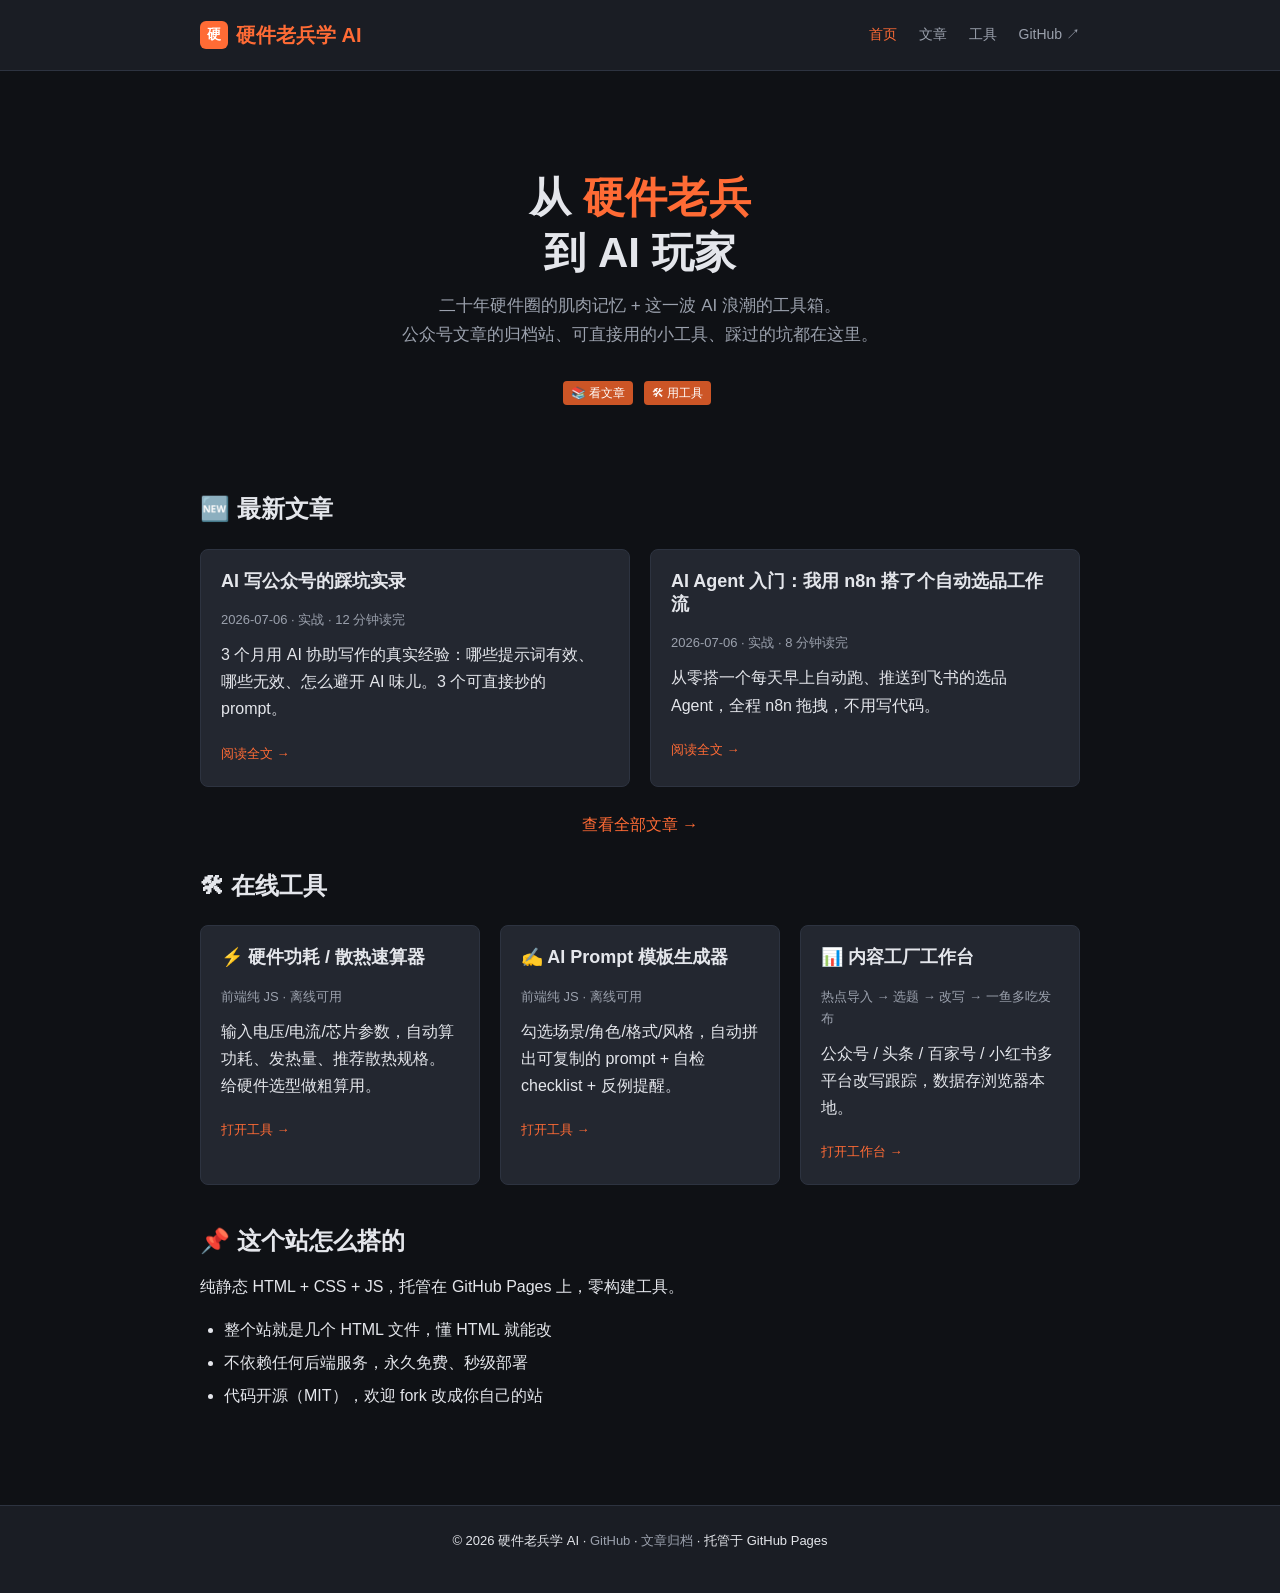
<file: docs/index.html>
<!DOCTYPE html>
<html lang="zh-CN">
<head>
<meta charset="UTF-8">
<meta name="viewport" content="width=device-width, initial-scale=1.0">
<title>硬件老兵学 AI · 个人站</title>
<meta name="description" content="硬件老兵学 AI — 二十年硬件人转型 AI 的实战记录、工具集与思考。">
<link rel="stylesheet" href="css/style.css">
</head>
<body>

<header class="site-header">
  <div class="container">
    <a href="index.html" class="brand">
      <span class="brand-mark">硬</span>
      硬件老兵学 AI
    </a>
    <nav class="nav-links">
      <a href="index.html" class="active">首页</a>
      <a href="articles/list.html">文章</a>
      <a href="tools/power-calc.html">工具</a>
      <a href="https://github.com/" target="_blank">GitHub ↗</a>
    </nav>
  </div>
</header>

<main>
  <div class="container">

    <section class="hero">
      <h1>从 <span class="accent">硬件老兵</span><br>到 AI 玩家</h1>
      <p class="subtitle">
        二十年硬件圈的肌肉记忆 + 这一波 AI 浪潮的工具箱。<br>
        公众号文章的归档站、可直接用的小工具、踩过的坑都在这里。
      </p>
      <p>
        <a href="articles/list.html" class="tag accent">📚 看文章</a>
        <a href="tools/power-calc.html" class="tag accent">🛠 用工具</a>
      </p>
    </section>

    <section>
      <h2>🆕 最新文章</h2>
      <div class="grid grid-2">
        <a href="articles/2026-07-06-ai-writing.html" class="card">
          <h3>AI 写公众号的踩坑实录</h3>
          <p class="meta">2026-07-06 · 实战 · 12 分钟读完</p>
          <p>3 个月用 AI 协助写作的真实经验：哪些提示词有效、哪些无效、怎么避开 AI 味儿。3 个可直接抄的 prompt。</p>
          <span class="arrow">阅读全文 →</span>
        </a>
        <a href="articles/2026-07-06-ai-agent.html" class="card">
          <h3>AI Agent 入门：我用 n8n 搭了个自动选品工作流</h3>
          <p class="meta">2026-07-06 · 实战 · 8 分钟读完</p>
          <p>从零搭一个每天早上自动跑、推送到飞书的选品 Agent，全程 n8n 拖拽，不用写代码。</p>
          <span class="arrow">阅读全文 →</span>
        </a>
      </div>
      <p style="text-align: center; margin-top: 24px;">
        <a href="articles/list.html" style="color: var(--accent);">查看全部文章 →</a>
      </p>
    </section>

    <section>
      <h2>🛠 在线工具</h2>
      <div class="grid grid-2">
        <a href="tools/power-calc.html" class="card">
          <h3>⚡ 硬件功耗 / 散热速算器</h3>
          <p class="meta">前端纯 JS · 离线可用</p>
          <p>输入电压/电流/芯片参数，自动算功耗、发热量、推荐散热规格。给硬件选型做粗算用。</p>
          <span class="arrow">打开工具 →</span>
        </a>
        <a href="tools/prompt-gen.html" class="card">
          <h3>✍️ AI Prompt 模板生成器</h3>
          <p class="meta">前端纯 JS · 离线可用</p>
          <p>勾选场景/角色/格式/风格，自动拼出可复制的 prompt + 自检 checklist + 反例提醒。</p>
          <span class="arrow">打开工具 →</span>
        </a>
        <a href="/workbench/" class="card">
          <h3>📊 内容工厂工作台</h3>
          <p class="meta">热点导入 → 选题 → 改写 → 一鱼多吃发布</p>
          <p>公众号 / 头条 / 百家号 / 小红书多平台改写跟踪，数据存浏览器本地。</p>
          <span class="arrow">打开工作台 →</span>
        </a>
      </div>
    </section>

    <section style="margin-top: 40px;">
      <h2>📌 这个站怎么搭的</h2>
      <p>纯静态 HTML + CSS + JS，托管在 GitHub Pages 上，零构建工具。</p>
      <ul>
        <li>整个站就是几个 HTML 文件，懂 HTML 就能改</li>
        <li>不依赖任何后端服务，永久免费、秒级部署</li>
        <li>代码开源（MIT），欢迎 fork 改成你自己的站</li>
      </ul>
    </section>

  </div>
</main>

<footer class="site-footer">
  <div class="container">
    <p>
      © 2026 硬件老兵学 AI ·
      <a href="https://github.com/" target="_blank">GitHub</a> ·
      <a href="articles/list.html">文章归档</a> ·
      托管于 GitHub Pages
    </p>
  </div>
</footer>

</body>
</html>
</file>
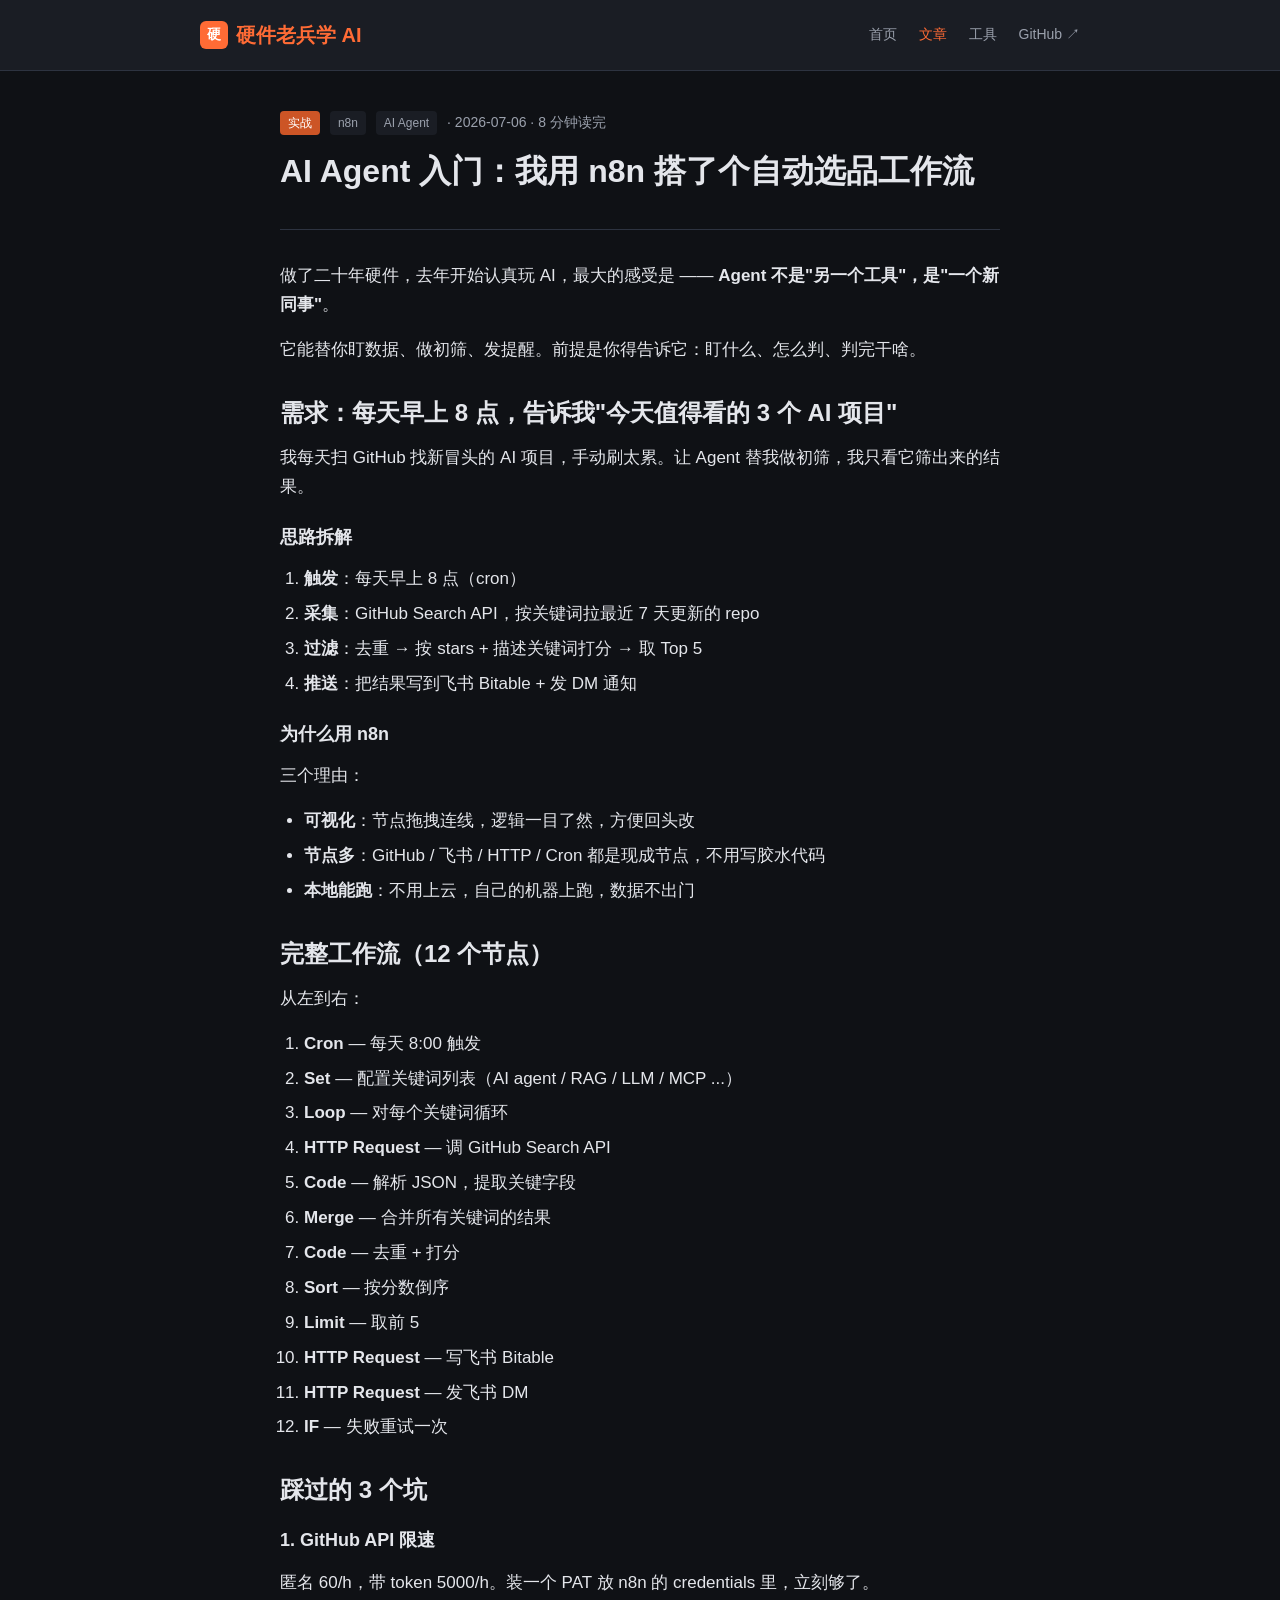
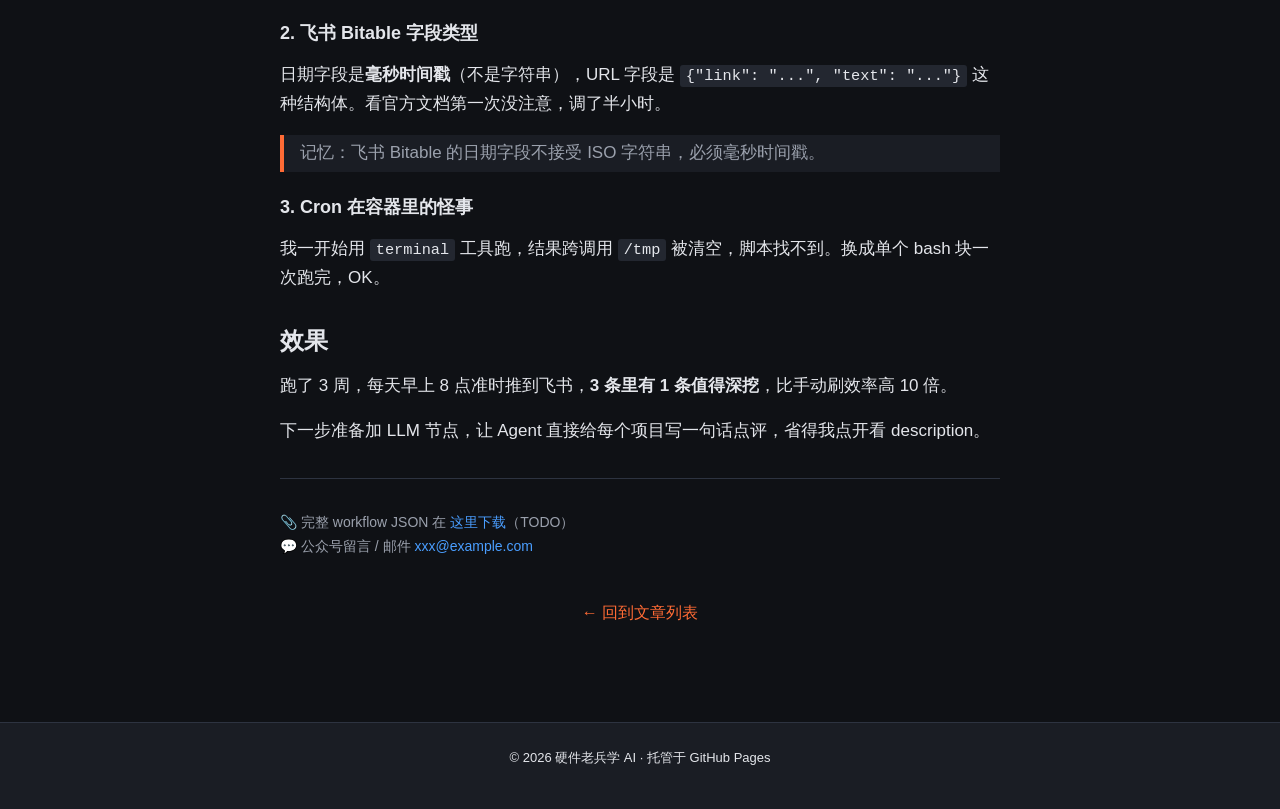
<file: docs/articles/2026-07-06-ai-agent.html>
<!DOCTYPE html>
<html lang="zh-CN">
<head>
<meta charset="UTF-8">
<meta name="viewport" content="width=device-width, initial-scale=1.0">
<title>AI Agent 入门：我用 n8n 搭了个自动选品工作流 · 硬件老兵学 AI</title>
<meta name="description" content="从零搭一个每天早上自动跑、推送到飞书的选品 Agent，全程 n8n 拖拽，不用写代码。">
<link rel="stylesheet" href="../css/style.css">
</head>
<body>

<header class="site-header">
  <div class="container">
    <a href="../index.html" class="brand">
      <span class="brand-mark">硬</span>
      硬件老兵学 AI
    </a>
    <nav class="nav-links">
      <a href="../index.html">首页</a>
      <a href="list.html" class="active">文章</a>
      <a href="../tools/power-calc.html">工具</a>
      <a href="https://github.com/" target="_blank">GitHub ↗</a>
    </nav>
  </div>
</header>

<main>
  <div class="container">

    <article class="article">
      <header>
        <p class="meta">
          <span class="tag accent">实战</span>
          <span class="tag">n8n</span>
          <span class="tag">AI Agent</span>
          · 2026-07-06 · 8 分钟读完
        </p>
        <h1>AI Agent 入门：我用 n8n 搭了个自动选品工作流</h1>
      </header>

      <div class="content">

        <p>做了二十年硬件，去年开始认真玩 AI，最大的感受是 —— <strong>Agent 不是"另一个工具"，是"一个新同事"</strong>。</p>

        <p>它能替你盯数据、做初筛、发提醒。前提是你得告诉它：盯什么、怎么判、判完干啥。</p>

        <h2>需求：每天早上 8 点，告诉我"今天值得看的 3 个 AI 项目"</h2>

        <p>我每天扫 GitHub 找新冒头的 AI 项目，手动刷太累。让 Agent 替我做初筛，我只看它筛出来的结果。</p>

        <h3>思路拆解</h3>
        <ol>
          <li><strong>触发</strong>：每天早上 8 点（cron）</li>
          <li><strong>采集</strong>：GitHub Search API，按关键词拉最近 7 天更新的 repo</li>
          <li><strong>过滤</strong>：去重 → 按 stars + 描述关键词打分 → 取 Top 5</li>
          <li><strong>推送</strong>：把结果写到飞书 Bitable + 发 DM 通知</li>
        </ol>

        <h3>为什么用 n8n</h3>
        <p>三个理由：</p>
        <ul>
          <li><strong>可视化</strong>：节点拖拽连线，逻辑一目了然，方便回头改</li>
          <li><strong>节点多</strong>：GitHub / 飞书 / HTTP / Cron 都是现成节点，不用写胶水代码</li>
          <li><strong>本地能跑</strong>：不用上云，自己的机器上跑，数据不出门</li>
        </ul>

        <h2>完整工作流（12 个节点）</h2>

        <p>从左到右：</p>
        <ol>
          <li><strong>Cron</strong> — 每天 8:00 触发</li>
          <li><strong>Set</strong> — 配置关键词列表（AI agent / RAG / LLM / MCP ...）</li>
          <li><strong>Loop</strong> — 对每个关键词循环</li>
          <li><strong>HTTP Request</strong> — 调 GitHub Search API</li>
          <li><strong>Code</strong> — 解析 JSON，提取关键字段</li>
          <li><strong>Merge</strong> — 合并所有关键词的结果</li>
          <li><strong>Code</strong> — 去重 + 打分</li>
          <li><strong>Sort</strong> — 按分数倒序</li>
          <li><strong>Limit</strong> — 取前 5</li>
          <li><strong>HTTP Request</strong> — 写飞书 Bitable</li>
          <li><strong>HTTP Request</strong> — 发飞书 DM</li>
          <li><strong>IF</strong> — 失败重试一次</li>
        </ol>

        <h2>踩过的 3 个坑</h2>

        <h3>1. GitHub API 限速</h3>
        <p>匿名 60/h，带 token 5000/h。装一个 PAT 放 n8n 的 credentials 里，立刻够了。</p>

        <h3>2. 飞书 Bitable 字段类型</h3>
        <p>日期字段是<strong>毫秒时间戳</strong>（不是字符串），URL 字段是 <code>{"link": "...", "text": "..."}</code> 这种结构体。看官方文档第一次没注意，调了半小时。</p>

        <blockquote>记忆：飞书 Bitable 的日期字段不接受 ISO 字符串，必须毫秒时间戳。</blockquote>

        <h3>3. Cron 在容器里的怪事</h3>
        <p>我一开始用 <code>terminal</code> 工具跑，结果跨调用 <code>/tmp</code> 被清空，脚本找不到。换成单个 bash 块一次跑完，OK。</p>

        <h2>效果</h2>

        <p>跑了 3 周，每天早上 8 点准时推到飞书，<strong>3 条里有 1 条值得深挖</strong>，比手动刷效率高 10 倍。</p>

        <p>下一步准备加 LLM 节点，让 Agent 直接给每个项目写一句话点评，省得我点开看 description。</p>

        <hr style="margin: 32px 0; border: none; border-top: 1px solid var(--border);">

        <p style="color: var(--text-dim); font-size: 14px;">
          📎 完整 workflow JSON 在 <a href="#">这里下载</a>（TODO）<br>
          💬 公众号留言 / 邮件 <a href="mailto:#">xxx@example.com</a>
        </p>

      </div>
    </article>

    <p style="text-align: center; margin-top: 40px;">
      <a href="list.html" style="color: var(--accent);">← 回到文章列表</a>
    </p>

  </div>
</main>

<footer class="site-footer">
  <div class="container">
    <p>© 2026 硬件老兵学 AI · 托管于 GitHub Pages</p>
  </div>
</footer>

</body>
</html>
</file>
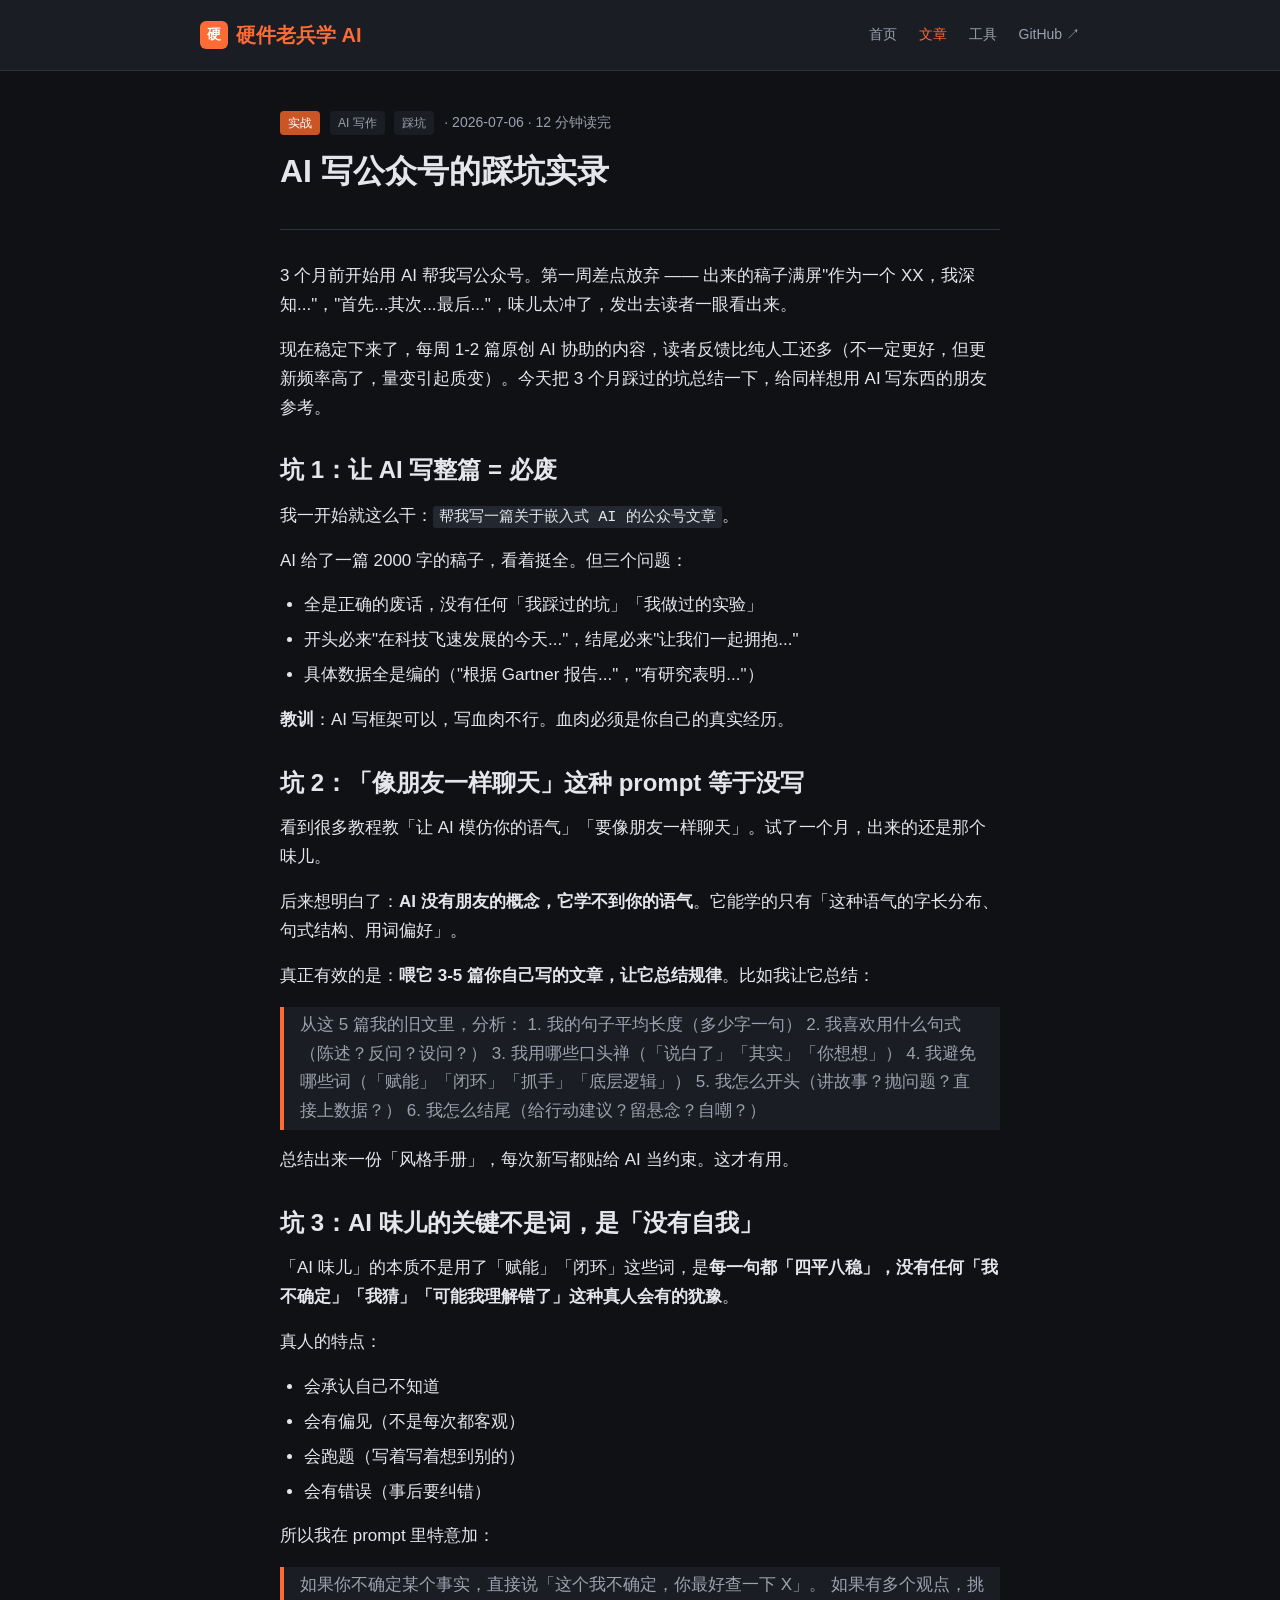
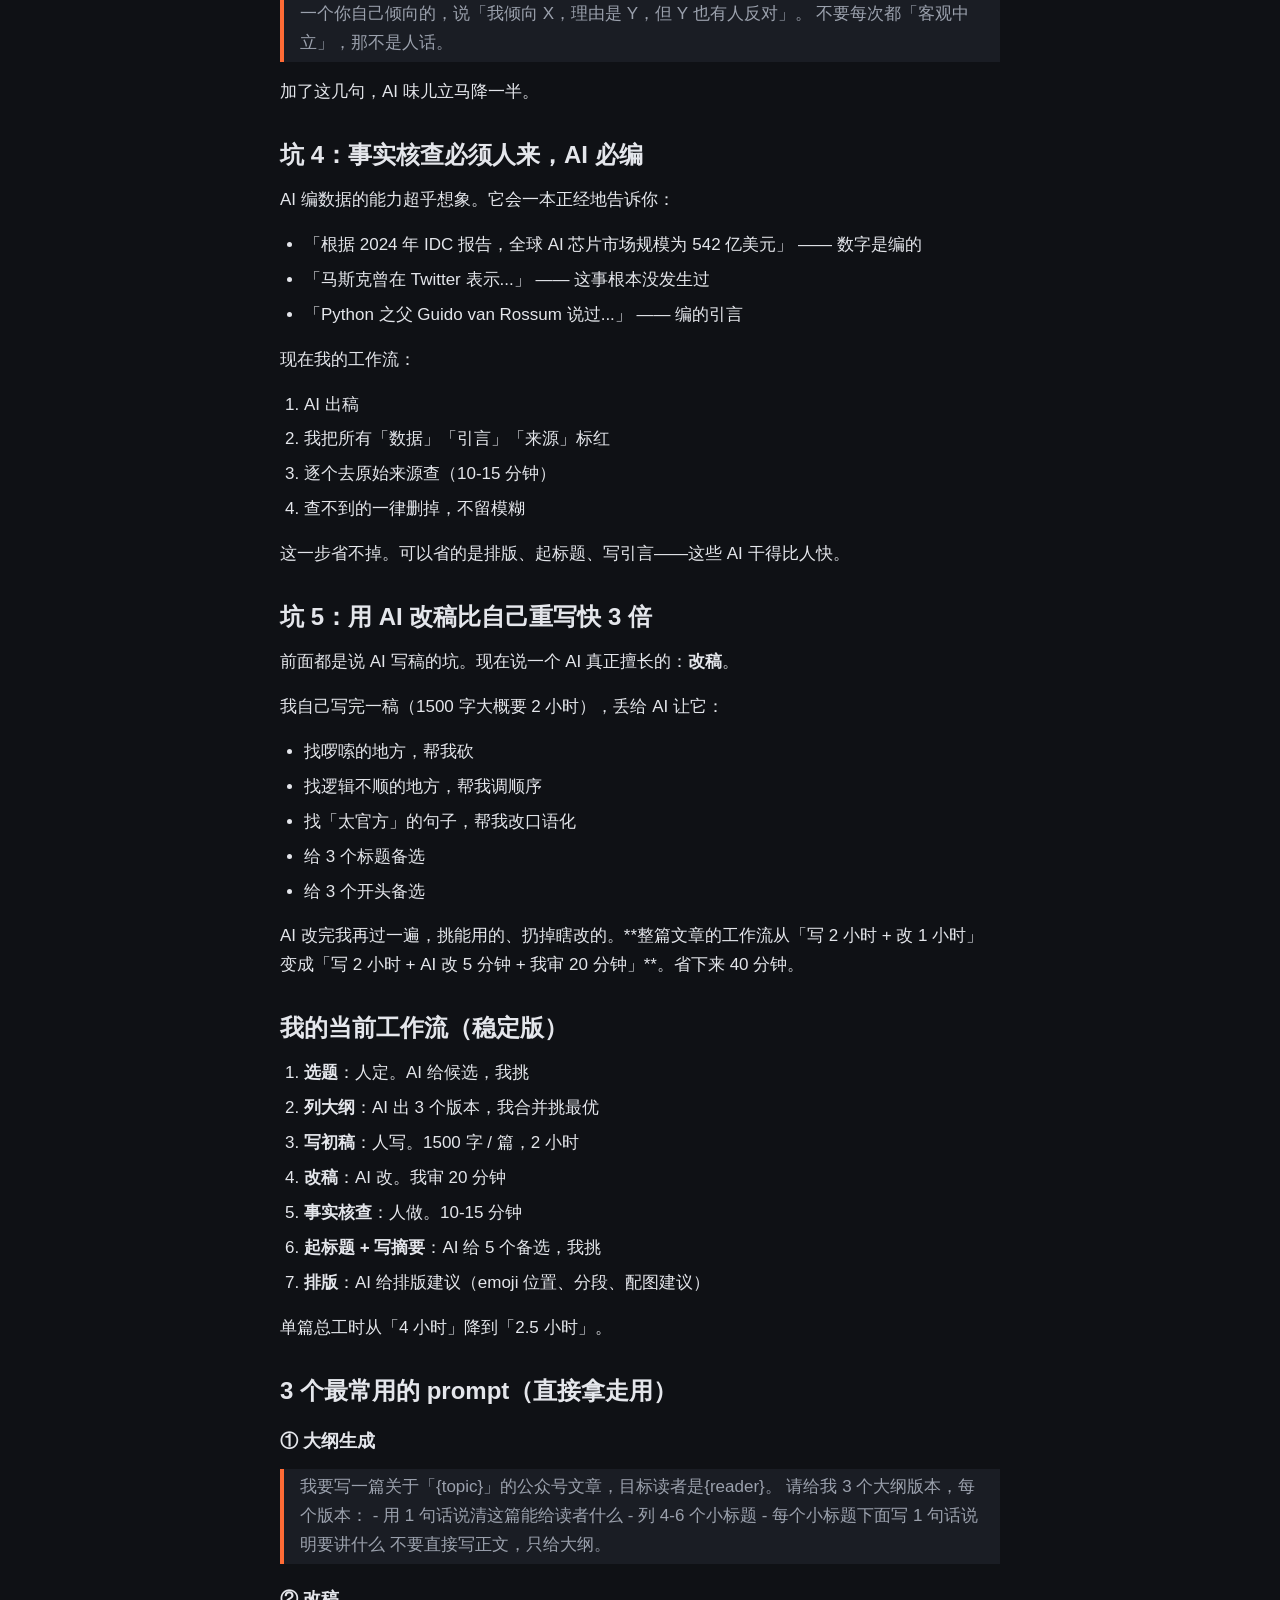
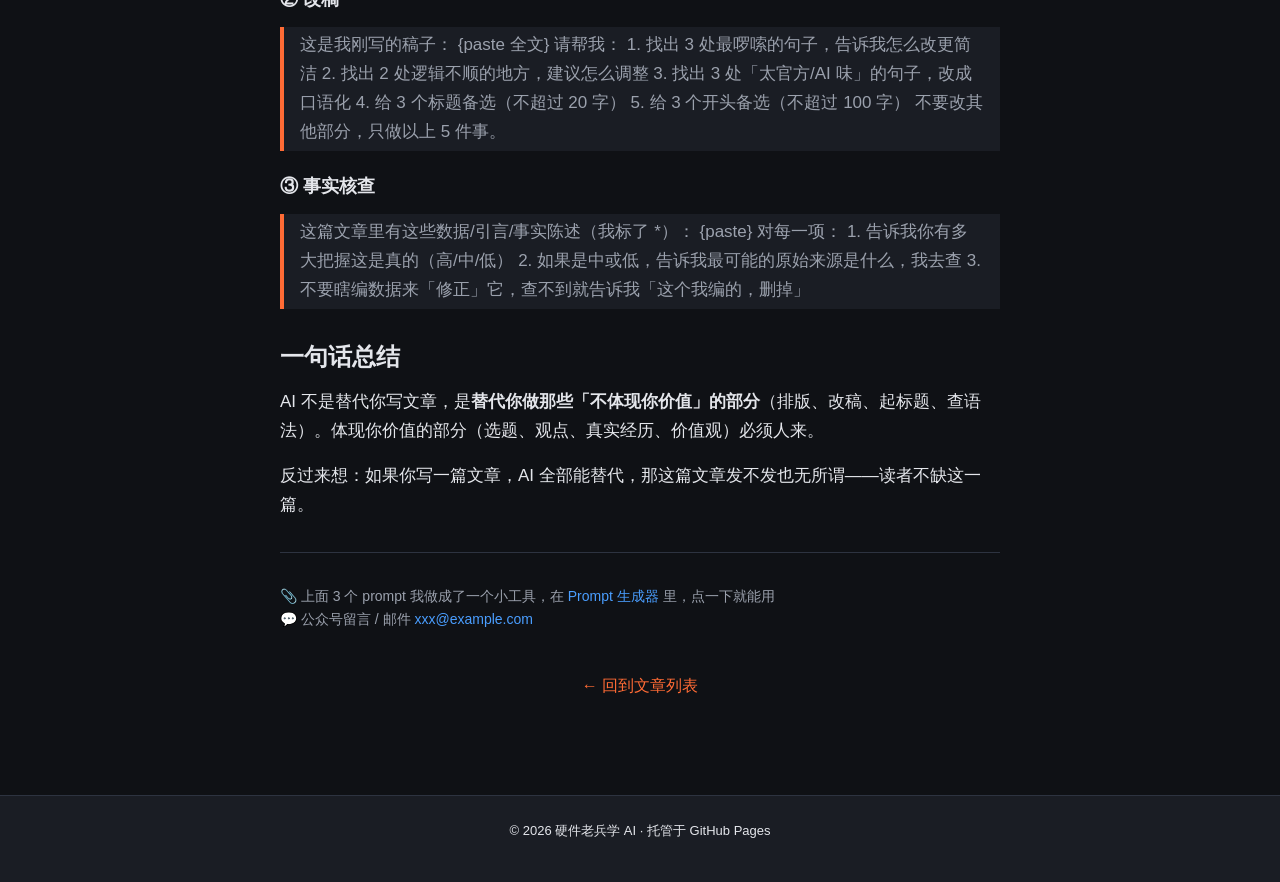
<file: docs/articles/2026-07-06-ai-writing.html>
<!DOCTYPE html>
<html lang="zh-CN">
<head>
<meta charset="UTF-8">
<meta name="viewport" content="width=device-width, initial-scale=1.0">
<title>AI 写公众号的踩坑实录 · 硬件老兵学 AI</title>
<meta name="description" content="3 个月用 AI 协助写作的真实经验：哪些提示词有效、哪些无效、怎么避开 AI 味儿。">
<link rel="stylesheet" href="../css/style.css">
</head>
<body>

<header class="site-header">
  <div class="container">
    <a href="../index.html" class="brand">
      <span class="brand-mark">硬</span>
      硬件老兵学 AI
    </a>
    <nav class="nav-links">
      <a href="../index.html">首页</a>
      <a href="list.html" class="active">文章</a>
      <a href="../tools/power-calc.html">工具</a>
      <a href="https://github.com/" target="_blank">GitHub ↗</a>
    </nav>
  </div>
</header>

<main>
  <div class="container">

    <article class="article">
      <header>
        <p class="meta">
          <span class="tag accent">实战</span>
          <span class="tag">AI 写作</span>
          <span class="tag">踩坑</span>
          · 2026-07-06 · 12 分钟读完
        </p>
        <h1>AI 写公众号的踩坑实录</h1>
      </header>

      <div class="content">

        <p>3 个月前开始用 AI 帮我写公众号。第一周差点放弃 —— 出来的稿子满屏"作为一个 XX，我深知..."，"首先...其次...最后..."，味儿太冲了，发出去读者一眼看出来。</p>

        <p>现在稳定下来了，每周 1-2 篇原创 AI 协助的内容，读者反馈比纯人工还多（不一定更好，但更新频率高了，量变引起质变）。今天把 3 个月踩过的坑总结一下，给同样想用 AI 写东西的朋友参考。</p>

        <h2>坑 1：让 AI 写整篇 = 必废</h2>

        <p>我一开始就这么干：<code>帮我写一篇关于嵌入式 AI 的公众号文章</code>。</p>

        <p>AI 给了一篇 2000 字的稿子，看着挺全。但三个问题：</p>
        <ul>
          <li>全是正确的废话，没有任何「我踩过的坑」「我做过的实验」</li>
          <li>开头必来"在科技飞速发展的今天..."，结尾必来"让我们一起拥抱..."</li>
          <li>具体数据全是编的（"根据 Gartner 报告..."，"有研究表明..."）</li>
        </ul>

        <p><strong>教训</strong>：AI 写框架可以，写血肉不行。血肉必须是你自己的真实经历。</p>

        <h2>坑 2：「像朋友一样聊天」这种 prompt 等于没写</h2>

        <p>看到很多教程教「让 AI 模仿你的语气」「要像朋友一样聊天」。试了一个月，出来的还是那个味儿。</p>

        <p>后来想明白了：<strong>AI 没有朋友的概念，它学不到你的语气</strong>。它能学的只有「这种语气的字长分布、句式结构、用词偏好」。</p>

        <p>真正有效的是：<strong>喂它 3-5 篇你自己写的文章，让它总结规律</strong>。比如我让它总结：</p>

        <blockquote>从这 5 篇我的旧文里，分析：
1. 我的句子平均长度（多少字一句）
2. 我喜欢用什么句式（陈述？反问？设问？）
3. 我用哪些口头禅（「说白了」「其实」「你想想」）
4. 我避免哪些词（「赋能」「闭环」「抓手」「底层逻辑」）
5. 我怎么开头（讲故事？抛问题？直接上数据？）
6. 我怎么结尾（给行动建议？留悬念？自嘲？）</blockquote>

        <p>总结出来一份「风格手册」，每次新写都贴给 AI 当约束。这才有用。</p>

        <h2>坑 3：AI 味儿的关键不是词，是「没有自我」</h2>

        <p>「AI 味儿」的本质不是用了「赋能」「闭环」这些词，是<strong>每一句都「四平八稳」，没有任何「我不确定」「我猜」「可能我理解错了」这种真人会有的犹豫</strong>。</p>

        <p>真人的特点：</p>
        <ul>
          <li>会承认自己不知道</li>
          <li>会有偏见（不是每次都客观）</li>
          <li>会跑题（写着写着想到别的）</li>
          <li>会有错误（事后要纠错）</li>
        </ul>

        <p>所以我在 prompt 里特意加：</p>

        <blockquote>如果你不确定某个事实，直接说「这个我不确定，你最好查一下 X」。
如果有多个观点，挑一个你自己倾向的，说「我倾向 X，理由是 Y，但 Y 也有人反对」。
不要每次都「客观中立」，那不是人话。</blockquote>

        <p>加了这几句，AI 味儿立马降一半。</p>

        <h2>坑 4：事实核查必须人来，AI 必编</h2>

        <p>AI 编数据的能力超乎想象。它会一本正经地告诉你：</p>

        <ul>
          <li>「根据 2024 年 IDC 报告，全球 AI 芯片市场规模为 542 亿美元」 —— 数字是编的</li>
          <li>「马斯克曾在 Twitter 表示...」 —— 这事根本没发生过</li>
          <li>「Python 之父 Guido van Rossum 说过...」 —— 编的引言</li>
        </ul>

        <p>现在我的工作流：</p>

        <ol>
          <li>AI 出稿</li>
          <li>我把所有「数据」「引言」「来源」标红</li>
          <li>逐个去原始来源查（10-15 分钟）</li>
          <li>查不到的一律删掉，不留模糊</li>
        </ol>

        <p>这一步省不掉。可以省的是排版、起标题、写引言——这些 AI 干得比人快。</p>

        <h2>坑 5：用 AI 改稿比自己重写快 3 倍</h2>

        <p>前面都是说 AI 写稿的坑。现在说一个 AI 真正擅长的：<strong>改稿</strong>。</p>

        <p>我自己写完一稿（1500 字大概要 2 小时），丢给 AI 让它：</p>

        <ul>
          <li>找啰嗦的地方，帮我砍</li>
          <li>找逻辑不顺的地方，帮我调顺序</li>
          <li>找「太官方」的句子，帮我改口语化</li>
          <li>给 3 个标题备选</li>
          <li>给 3 个开头备选</li>
        </ul>

        <p>AI 改完我再过一遍，挑能用的、扔掉瞎改的。**整篇文章的工作流从「写 2 小时 + 改 1 小时」变成「写 2 小时 + AI 改 5 分钟 + 我审 20 分钟」**。省下来 40 分钟。</p>

        <h2>我的当前工作流（稳定版）</h2>

        <ol>
          <li><strong>选题</strong>：人定。AI 给候选，我挑</li>
          <li><strong>列大纲</strong>：AI 出 3 个版本，我合并挑最优</li>
          <li><strong>写初稿</strong>：人写。1500 字 / 篇，2 小时</li>
          <li><strong>改稿</strong>：AI 改。我审 20 分钟</li>
          <li><strong>事实核查</strong>：人做。10-15 分钟</li>
          <li><strong>起标题 + 写摘要</strong>：AI 给 5 个备选，我挑</li>
          <li><strong>排版</strong>：AI 给排版建议（emoji 位置、分段、配图建议）</li>
        </ol>

        <p>单篇总工时从「4 小时」降到「2.5 小时」。</p>

        <h2>3 个最常用的 prompt（直接拿走用）</h2>

        <h3>① 大纲生成</h3>

        <blockquote>我要写一篇关于「{topic}」的公众号文章，目标读者是{reader}。
请给我 3 个大纲版本，每个版本：
- 用 1 句话说清这篇能给读者什么
- 列 4-6 个小标题
- 每个小标题下面写 1 句话说明要讲什么
不要直接写正文，只给大纲。</blockquote>

        <h3>② 改稿</h3>

        <blockquote>这是我刚写的稿子：
{paste 全文}

请帮我：
1. 找出 3 处最啰嗦的句子，告诉我怎么改更简洁
2. 找出 2 处逻辑不顺的地方，建议怎么调整
3. 找出 3 处「太官方/AI 味」的句子，改成口语化
4. 给 3 个标题备选（不超过 20 字）
5. 给 3 个开头备选（不超过 100 字）

不要改其他部分，只做以上 5 件事。</blockquote>

        <h3>③ 事实核查</h3>

        <blockquote>这篇文章里有这些数据/引言/事实陈述（我标了 *）：
{paste}

对每一项：
1. 告诉我你有多大把握这是真的（高/中/低）
2. 如果是中或低，告诉我最可能的原始来源是什么，我去查
3. 不要瞎编数据来「修正」它，查不到就告诉我「这个我编的，删掉」</blockquote>

        <h2>一句话总结</h2>

        <p>AI 不是替代你写文章，是<strong>替代你做那些「不体现你价值」的部分</strong>（排版、改稿、起标题、查语法）。体现你价值的部分（选题、观点、真实经历、价值观）必须人来。</p>

        <p>反过来想：如果你写一篇文章，AI 全部能替代，那这篇文章发不发也无所谓——读者不缺这一篇。</p>

        <hr style="margin: 32px 0; border: none; border-top: 1px solid var(--border);">

        <p style="color: var(--text-dim); font-size: 14px;">
          📎 上面 3 个 prompt 我做成了一个小工具，在 <a href="../tools/prompt-gen.html">Prompt 生成器</a> 里，点一下就能用<br>
          💬 公众号留言 / 邮件 <a href="mailto:#">xxx@example.com</a>
        </p>

      </div>
    </article>

    <p style="text-align: center; margin-top: 40px;">
      <a href="list.html" style="color: var(--accent);">← 回到文章列表</a>
    </p>

  </div>
</main>

<footer class="site-footer">
  <div class="container">
    <p>© 2026 硬件老兵学 AI · 托管于 GitHub Pages</p>
  </div>
</footer>

</body>
</html>
</file>
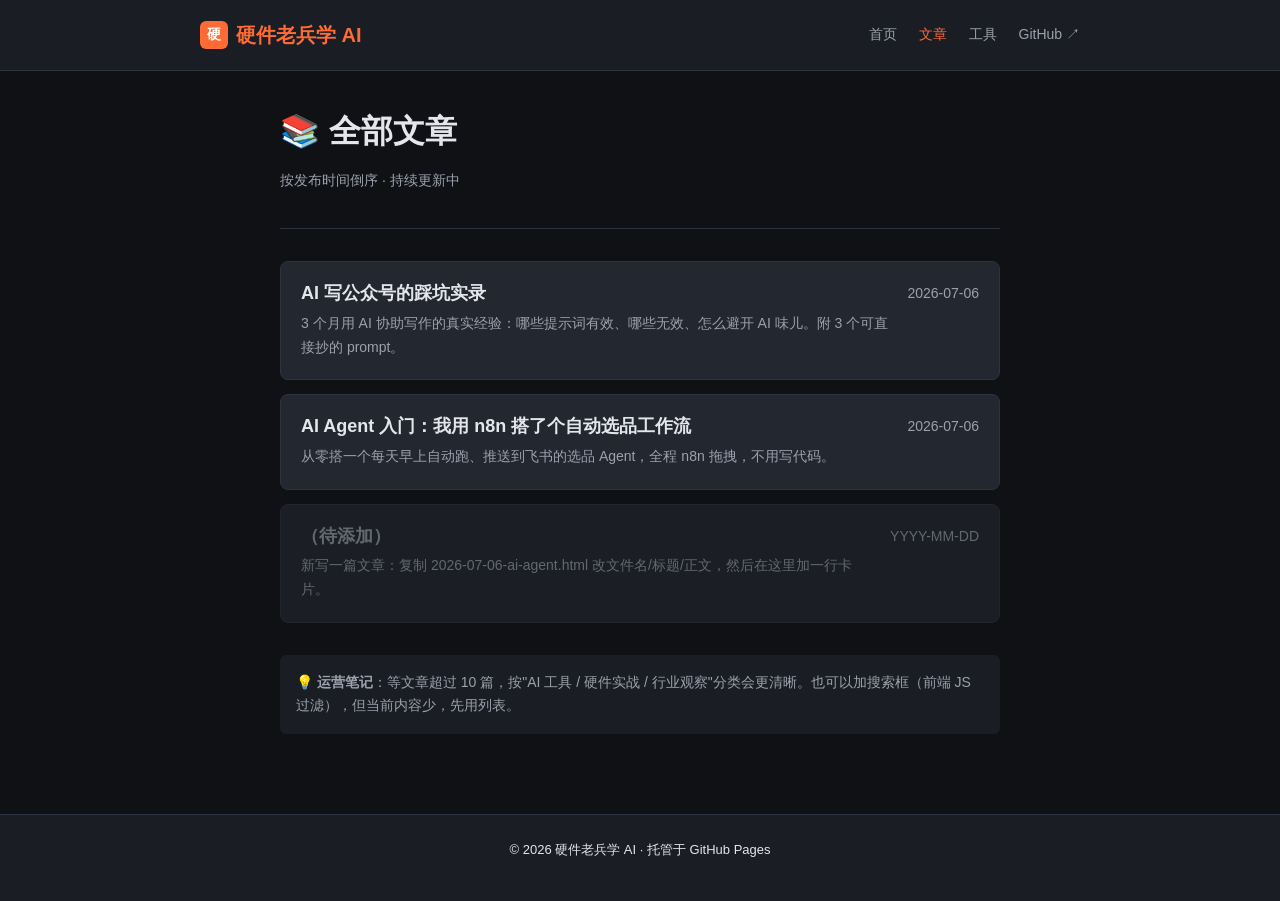
<file: docs/articles/list.html>
<!DOCTYPE html>
<html lang="zh-CN">
<head>
<meta charset="UTF-8">
<meta name="viewport" content="width=device-width, initial-scale=1.0">
<title>全部文章 · 硬件老兵学 AI</title>
<meta name="description" content="硬件老兵学 AI 公众号文章归档列表">
<link rel="stylesheet" href="../css/style.css">
</head>
<body>

<header class="site-header">
  <div class="container">
    <a href="../index.html" class="brand">
      <span class="brand-mark">硬</span>
      硬件老兵学 AI
    </a>
    <nav class="nav-links">
      <a href="../index.html">首页</a>
      <a href="list.html" class="active">文章</a>
      <a href="../tools/power-calc.html">工具</a>
      <a href="https://github.com/" target="_blank">GitHub ↗</a>
    </nav>
  </div>
</header>

<main>
  <div class="container">

    <section class="article">
      <header>
        <h1>📚 全部文章</h1>
        <p class="meta">按发布时间倒序 · 持续更新中</p>
      </header>

      <div class="grid" style="grid-template-columns: 1fr; gap: 14px; margin-top: 24px;">

        <a href="2026-07-06-ai-writing.html" class="card">
          <div style="display: flex; justify-content: space-between; align-items: start; gap: 14px;">
            <div style="flex: 1;">
              <h3 style="margin-bottom: 6px;">AI 写公众号的踩坑实录</h3>
              <p style="color: var(--text-dim); font-size: 14px; margin: 0;">
                3 个月用 AI 协助写作的真实经验：哪些提示词有效、哪些无效、怎么避开 AI 味儿。附 3 个可直接抄的 prompt。
              </p>
            </div>
            <span class="meta" style="white-space: nowrap;">2026-07-06</span>
          </div>
        </a>

        <a href="2026-07-06-ai-agent.html" class="card">
          <div style="display: flex; justify-content: space-between; align-items: start; gap: 14px;">
            <div style="flex: 1;">
              <h3 style="margin-bottom: 6px;">AI Agent 入门：我用 n8n 搭了个自动选品工作流</h3>
              <p style="color: var(--text-dim); font-size: 14px; margin: 0;">
                从零搭一个每天早上自动跑、推送到飞书的选品 Agent，全程 n8n 拖拽，不用写代码。
              </p>
            </div>
            <span class="meta" style="white-space: nowrap;">2026-07-06</span>
          </div>
        </a>

        <div class="card" style="opacity: 0.6;">
          <div style="display: flex; justify-content: space-between; align-items: start; gap: 14px;">
            <div style="flex: 1;">
              <h3 style="margin-bottom: 6px; color: var(--text-dim);">（待添加）</h3>
              <p style="color: var(--text-dim); font-size: 14px; margin: 0;">
                新写一篇文章：复制 2026-07-06-ai-agent.html 改文件名/标题/正文，然后在这里加一行卡片。
              </p>
            </div>
            <span class="meta" style="white-space: nowrap;">YYYY-MM-DD</span>
          </div>
        </div>

      </div>

      <div style="margin-top: 32px; padding: 16px; background: var(--bg-elevated); border-radius: 6px; font-size: 14px; color: var(--text-dim);">
        💡 <strong>运营笔记</strong>：等文章超过 10 篇，按"AI 工具 / 硬件实战 / 行业观察"分类会更清晰。也可以加搜索框（前端 JS 过滤），但当前内容少，先用列表。
      </div>
    </section>

  </div>
</main>

<footer class="site-footer">
  <div class="container">
    <p>© 2026 硬件老兵学 AI · 托管于 GitHub Pages</p>
  </div>
</footer>

</body>
</html>
</file>
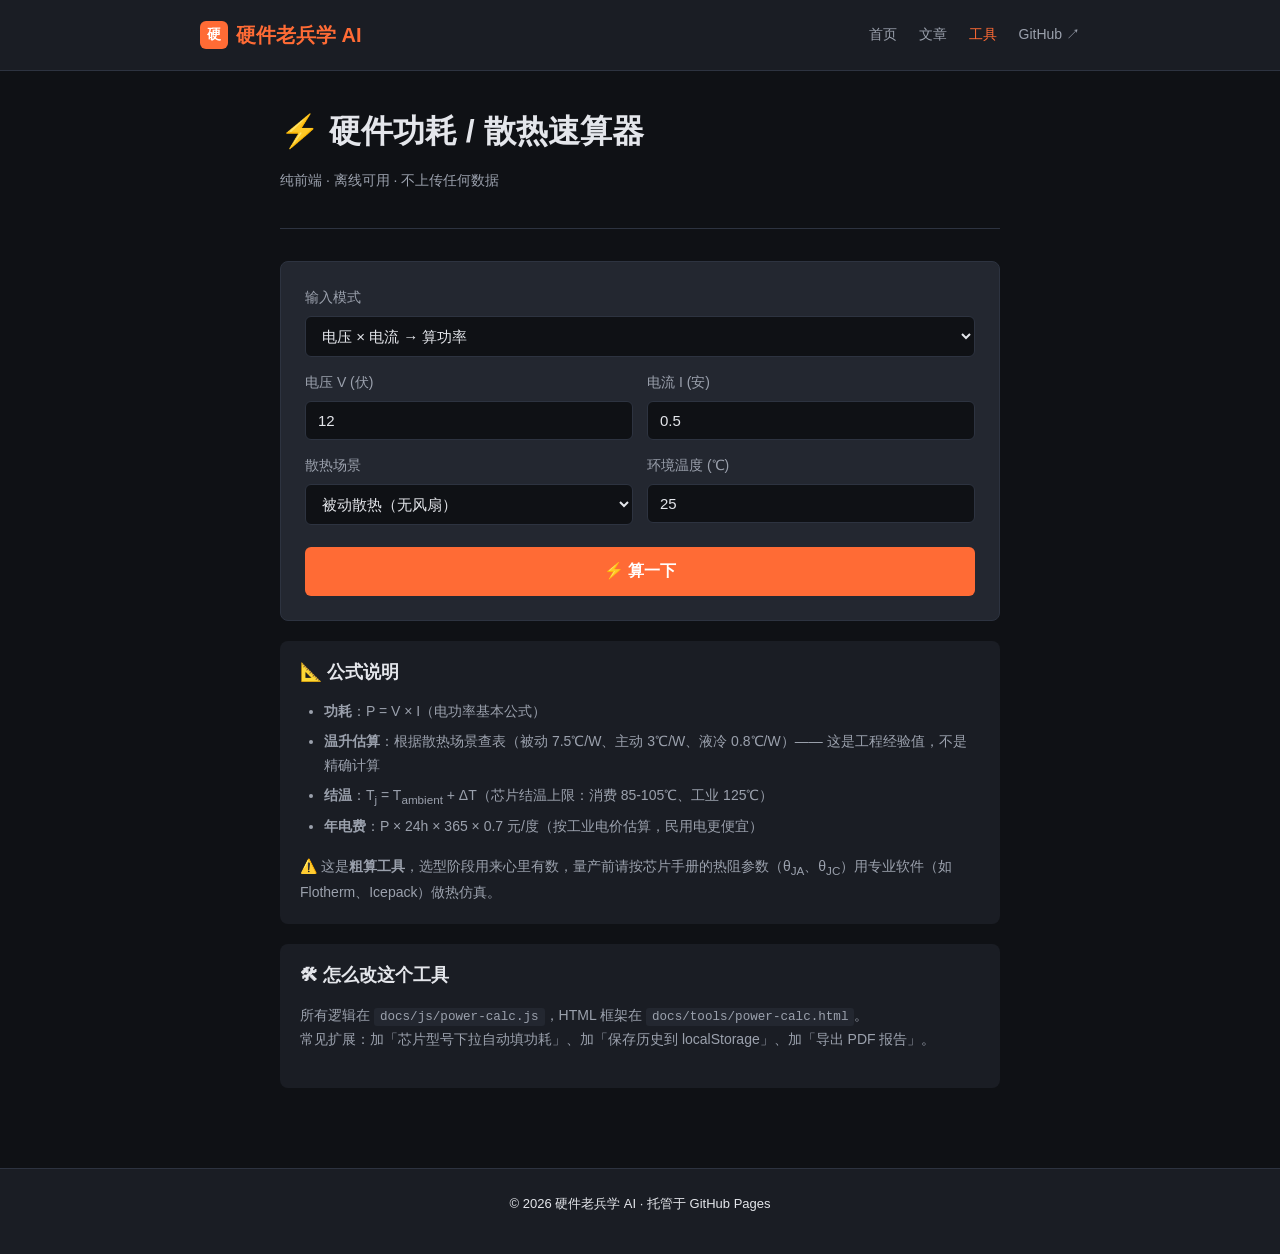
<file: docs/tools/power-calc.html>
<!DOCTYPE html>
<html lang="zh-CN">
<head>
<meta charset="UTF-8">
<meta name="viewport" content="width=device-width, initial-scale=1.0">
<title>硬件功耗 / 散热速算器 · 硬件老兵学 AI</title>
<meta name="description" content="硬件参数速算：功耗、结温、散热选型粗算。离线可用，纯前端。">
<link rel="stylesheet" href="../css/style.css">
</head>
<body>

<header class="site-header">
  <div class="container">
    <a href="../index.html" class="brand">
      <span class="brand-mark">硬</span>
      硬件老兵学 AI
    </a>
    <nav class="nav-links">
      <a href="../index.html">首页</a>
      <a href="../articles/list.html">文章</a>
      <a href="power-calc.html" class="active">工具</a>
      <a href="https://github.com/" target="_blank">GitHub ↗</a>
    </nav>
  </div>
</header>

<main>
  <div class="container">

    <section class="article">
      <header>
        <h1>⚡ 硬件功耗 / 散热速算器</h1>
        <p class="meta">纯前端 · 离线可用 · 不上传任何数据</p>
      </header>

      <div class="tool">
        <label>输入模式</label>
        <select id="mode" onchange="powerCalc.toggleMode()">
          <option value="vi">电压 × 电流 → 算功率</option>
          <option value="p">直接输入功率</option>
        </select>

        <div id="vi-fields">
          <div class="row">
            <div>
              <label>电压 V (伏)</label>
              <input id="voltage" type="number" step="0.1" placeholder="如 12" value="12">
            </div>
            <div>
              <label>电流 I (安)</label>
              <input id="current" type="number" step="0.01" placeholder="如 0.5" value="0.5">
            </div>
          </div>
        </div>

        <div id="p-fields" style="display: none;">
          <label>功率 P (瓦)</label>
          <input id="power" type="number" step="0.1" placeholder="如 5">
        </div>

        <div class="row">
          <div>
            <label>散热场景</label>
            <select id="scenario">
              <option value="passive">被动散热（无风扇）</option>
              <option value="heatsink">大散热片（≥ 200cm²）</option>
              <option value="fan">主动散热（风扇）</option>
              <option value="liquid">液冷 / 水冷</option>
            </select>
          </div>
          <div>
            <label>环境温度 (℃)</label>
            <input id="ambient" type="number" step="1" placeholder="默认 25" value="25">
          </div>
        </div>

        <button onclick="powerCalc.compute()" style="
          width: 100%;
          padding: 14px;
          background: var(--accent);
          color: #fff;
          border: none;
          border-radius: 6px;
          font-size: 16px;
          font-weight: 700;
          cursor: pointer;
          margin-top: 8px;
        ">⚡ 算一下</button>

        <div id="error" style="display: none; margin-top: 14px; padding: 12px; background: #f8717122; border: 1px solid #f87171; border-radius: 6px; color: #f87171;"></div>
        <div id="result" class="result" style="display: none;"></div>
      </div>

      <div style="background: var(--bg-elevated); border-radius: 8px; padding: 20px; margin-top: 20px;">
        <h3 style="margin-top: 0;">📐 公式说明</h3>
        <ul style="font-size: 14px; color: var(--text-dim);">
          <li><strong>功耗</strong>：P = V × I（电功率基本公式）</li>
          <li><strong>温升估算</strong>：根据散热场景查表（被动 7.5℃/W、主动 3℃/W、液冷 0.8℃/W）—— 这是工程经验值，不是精确计算</li>
          <li><strong>结温</strong>：T<sub>j</sub> = T<sub>ambient</sub> + ΔT（芯片结温上限：消费 85-105℃、工业 125℃）</li>
          <li><strong>年电费</strong>：P × 24h × 365 × 0.7 元/度（按工业电价估算，民用电更便宜）</li>
        </ul>
        <p style="font-size: 14px; color: var(--text-dim); margin-bottom: 0;">
          ⚠️ 这是<strong>粗算工具</strong>，选型阶段用来心里有数，量产前请按芯片手册的热阻参数（θ<sub>JA</sub>、θ<sub>JC</sub>）用专业软件（如 Flotherm、Icepack）做热仿真。
        </p>
      </div>

      <div style="background: var(--bg-elevated); border-radius: 8px; padding: 20px; margin-top: 20px;">
        <h3 style="margin-top: 0;">🛠 怎么改这个工具</h3>
        <p style="font-size: 14px; color: var(--text-dim);">
          所有逻辑在 <code>docs/js/power-calc.js</code>，HTML 框架在 <code>docs/tools/power-calc.html</code>。<br>
          常见扩展：加「芯片型号下拉自动填功耗」、加「保存历史到 localStorage」、加「导出 PDF 报告」。
        </p>
      </div>

    </section>

  </div>
</main>

<footer class="site-footer">
  <div class="container">
    <p>© 2026 硬件老兵学 AI · 托管于 GitHub Pages</p>
  </div>
</footer>

<script src="../js/power-calc.js"></script>

</body>
</html>
</file>
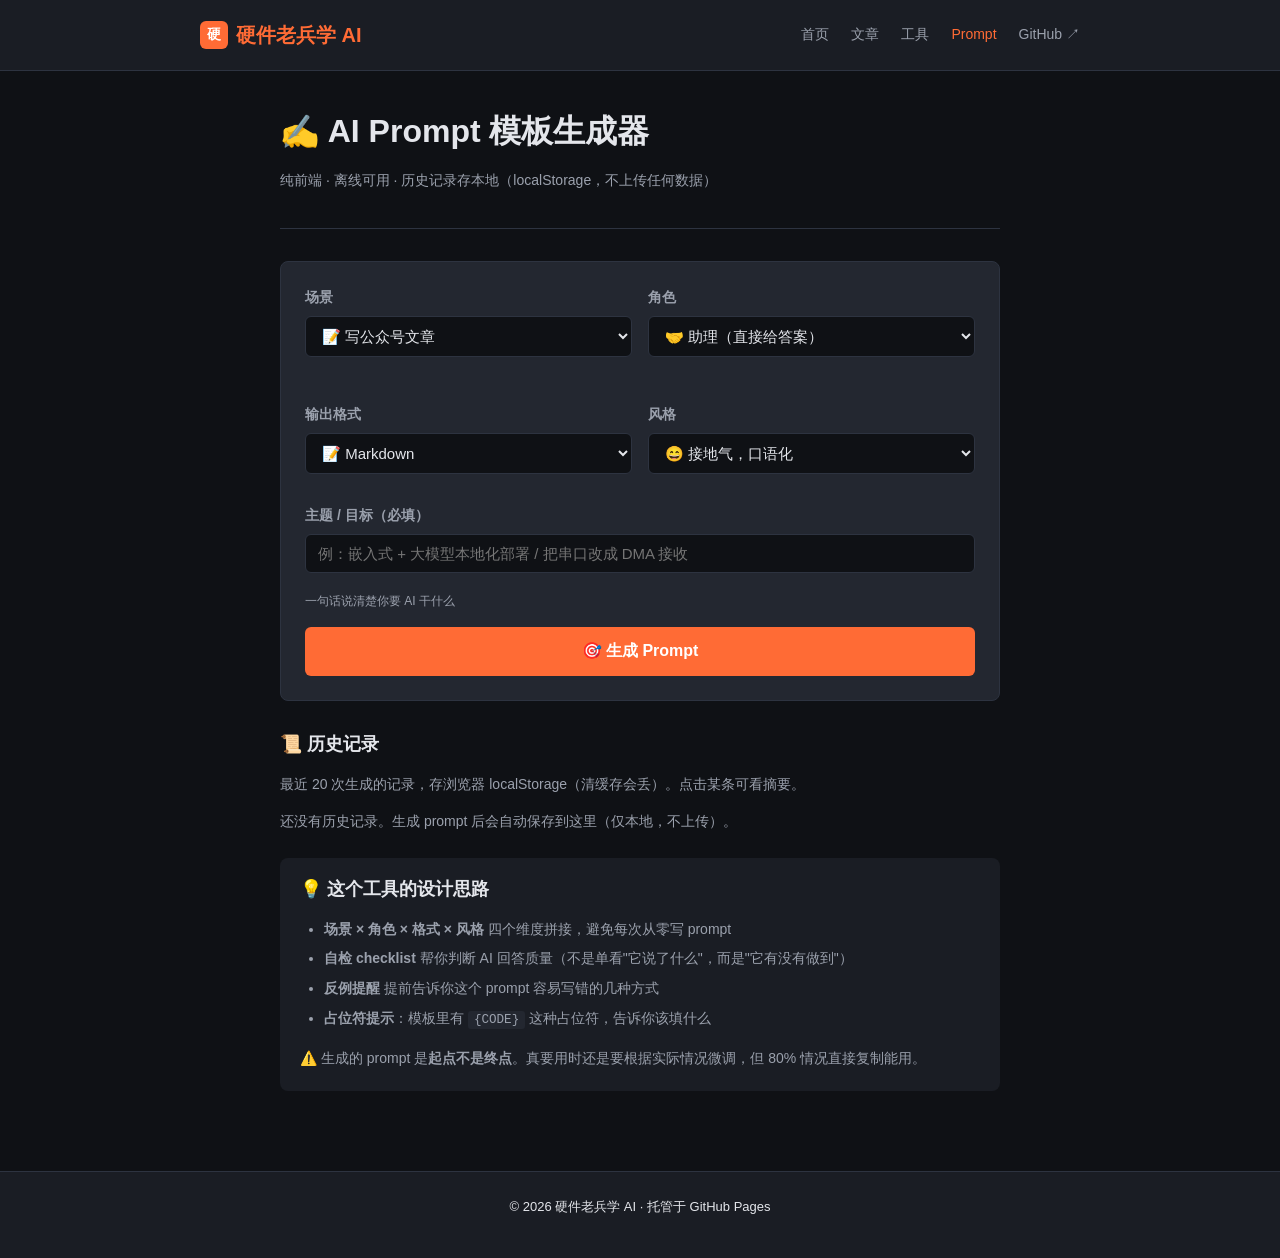
<file: docs/tools/prompt-gen.html>
<!DOCTYPE html>
<html lang="zh-CN">
<head>
<meta charset="UTF-8">
<meta name="viewport" content="width=device-width, initial-scale=1.0">
<title>AI Prompt 模板生成器 · 硬件老兵学 AI</title>
<meta name="description" content="AI Prompt 模板生成器：勾选场景/角色/格式/风格，自动拼出可复制的 prompt。离线可用，纯前端。">
<link rel="stylesheet" href="../css/style.css">
</head>
<body>

<header class="site-header">
  <div class="container">
    <a href="../index.html" class="brand">
      <span class="brand-mark">硬</span>
      硬件老兵学 AI
    </a>
    <nav class="nav-links">
      <a href="../index.html">首页</a>
      <a href="../articles/list.html">文章</a>
      <a href="power-calc.html">工具</a>
      <a href="prompt-gen.html" class="active">Prompt</a>
      <a href="https://github.com/" target="_blank">GitHub ↗</a>
    </nav>
  </div>
</header>

<main>
  <div class="container">

    <section class="article">
      <header>
        <h1>✍️ AI Prompt 模板生成器</h1>
        <p class="meta">纯前端 · 离线可用 · 历史记录存本地（localStorage，不上传任何数据）</p>
      </header>

      <div class="tool">
        <div class="opt-grid">
          <div class="opt-row">
            <label>场景</label>
            <select id="scenario">
              <option value="wechat">📝 写公众号文章</option>
              <option value="code">💻 改 / 写代码</option>
              <option value="paper">📚 读论文 / 文档</option>
              <option value="select">🔧 硬件 / 方案选型</option>
              <option value="workflow">⚙️ 写自动化工作流</option>
            </select>
          </div>

          <div class="opt-row">
            <label>角色</label>
            <select id="role">
              <option value="assistant">🤝 助理（直接给答案）</option>
              <option value="mentor">🎓 导师（启发式）</option>
              <option value="reviewer">🔍 评审（挑刺）</option>
              <option value="debater">⚔️ 辩论对手</option>
              <option value="translator">🗣️ 翻译官（术语解释）</option>
            </select>
          </div>

          <div class="opt-row">
            <label>输出格式</label>
            <select id="format">
              <option value="md">📝 Markdown</option>
              <option value="table">📊 表格</option>
              <option value="list">🔢 编号列表</option>
              <option value="plain">📄 纯文本段落</option>
              <option value="chinese">🇨🇳 中文（每段≤3 行）</option>
            </select>
          </div>

          <div class="opt-row">
            <label>风格</label>
            <select id="style">
              <option value="casual">😄 接地气，口语化</option>
              <option value="professional">📚 专业严谨</option>
              <option value="concise">⚡ 简洁干练</option>
              <option value="detailed">📖 详细展开</option>
            </select>
          </div>
        </div>

        <div class="opt-row">
          <label>主题 / 目标（必填）</label>
          <input id="topic" type="text" placeholder="例：嵌入式 + 大模型本地化部署 / 把串口改成 DMA 接收">
          <p class="hint">一句话说清楚你要 AI 干什么</p>
        </div>

        <button class="btn-primary" onclick="promptGen.generate()" style="width: 100%;">
          🎯 生成 Prompt
        </button>
      </div>

      <div id="output-section" class="tool" style="display: none; margin-top: 20px;">
        <div style="display: flex; justify-content: space-between; align-items: center; margin-bottom: 12px;">
          <h3 style="margin: 0;">📋 生成的 Prompt（可直接复制）</h3>
          <button id="btn-copy" class="btn-secondary" onclick="promptGen.copyOutput()">
            📎 复制
          </button>
        </div>
        <textarea id="output" class="output-box" readonly></textarea>
        <p style="color: var(--text-dim); font-size: 13px; margin-top: 10px;">
          💡 <strong>使用方法</strong>：复制 → 粘到 ChatGPT/Claude/通义/DeepSeek → 手动补占位符（如 <code>{CODE}</code> 换成你的代码）→ 发送
        </p>
      </div>

      <div style="margin-top: 32px;">
        <h3>📜 历史记录</h3>
        <p style="color: var(--text-dim); font-size: 14px; margin-bottom: 14px;">
          最近 20 次生成的记录，存浏览器 localStorage（清缓存会丢）。点击某条可看摘要。
        </p>
        <div id="history">
          <p style="color: var(--text-dim); font-size: 14px;">还没有历史记录。</p>
        </div>
      </div>

      <div style="background: var(--bg-elevated); border-radius: 8px; padding: 20px; margin-top: 24px;">
        <h3 style="margin-top: 0;">💡 这个工具的设计思路</h3>
        <ul style="font-size: 14px; color: var(--text-dim);">
          <li><strong>场景 × 角色 × 格式 × 风格</strong> 四个维度拼接，避免每次从零写 prompt</li>
          <li><strong>自检 checklist</strong> 帮你判断 AI 回答质量（不是单看"它说了什么"，而是"它有没有做到"）</li>
          <li><strong>反例提醒</strong> 提前告诉你这个 prompt 容易写错的几种方式</li>
          <li><strong>占位符提示</strong>：模板里有 <code>{CODE}</code> 这种占位符，告诉你该填什么</li>
        </ul>
        <p style="font-size: 14px; color: var(--text-dim); margin-bottom: 0;">
          ⚠️ 生成的 prompt 是<strong>起点不是终点</strong>。真要用时还是要根据实际情况微调，但 80% 情况直接复制能用。
        </p>
      </div>

    </section>

  </div>
</main>

<footer class="site-footer">
  <div class="container">
    <p>© 2026 硬件老兵学 AI · 托管于 GitHub Pages</p>
  </div>
</footer>

<script src="../js/prompt-gen.js"></script>

</body>
</html>
</file>
<file: docs/css/style.css>
/* 硬件老兵学 AI 静态站主样式
   - 配色：暗色为主（硬件圈审美）+ 橙色高亮（呼应公众号调性）
   - 字体：系统字体栈，避免外部字体加载慢
   - 响应式：移动端优先，桌面端 max-width 限宽
*/

:root {
  --bg: #0f1115;
  --bg-elevated: #1a1d24;
  --bg-card: #232730;
  --border: #2d3340;
  --text: #e4e6eb;
  --text-dim: #9ba1ad;
  --accent: #ff6b35;
  --accent-dim: #cc5526;
  --link: #4a9eff;
  --success: #4ade80;
}

* { box-sizing: border-box; margin: 0; padding: 0; }

html { scroll-behavior: smooth; }

body {
  font-family: -apple-system, BlinkMacSystemFont, "Segoe UI", "PingFang SC",
               "Hiragino Sans GB", "Microsoft YaHei", sans-serif;
  background: var(--bg);
  color: var(--text);
  line-height: 1.7;
  font-size: 16px;
}

a { color: var(--link); text-decoration: none; transition: color .15s; }
a:hover { color: var(--accent); }

.container { max-width: 920px; margin: 0 auto; padding: 0 20px; }

/* 顶部导航 */
.site-header {
  background: var(--bg-elevated);
  border-bottom: 1px solid var(--border);
  padding: 18px 0;
  position: sticky; top: 0; z-index: 100;
  backdrop-filter: blur(8px);
}
.site-header .container {
  display: flex; justify-content: space-between; align-items: center;
}
.brand {
  font-size: 20px; font-weight: 700; color: var(--accent);
  display: flex; align-items: center; gap: 8px;
}
.brand-mark {
  width: 28px; height: 28px; background: var(--accent);
  border-radius: 6px; display: inline-flex; align-items: center; justify-content: center;
  font-weight: 900; color: #fff; font-size: 14px;
}
.nav-links { display: flex; gap: 22px; font-size: 14px; }
.nav-links a { color: var(--text-dim); }
.nav-links a:hover, .nav-links a.active { color: var(--accent); }

/* 主内容区 */
main { padding: 40px 0 80px; min-height: calc(100vh - 200px); }

h1, h2, h3 { color: var(--text); margin-bottom: 16px; line-height: 1.3; }
h1 { font-size: 32px; }
h2 { font-size: 24px; margin-top: 32px; }
h3 { font-size: 18px; margin-top: 24px; }
p { margin-bottom: 16px; color: var(--text); }
ul, ol { margin: 0 0 16px 24px; }
li { margin-bottom: 6px; }

code {
  font-family: "SF Mono", Consolas, Monaco, monospace;
  background: var(--bg-card);
  padding: 2px 6px; border-radius: 3px;
  font-size: 0.9em;
}
pre {
  background: var(--bg-card);
  border: 1px solid var(--border);
  border-radius: 6px;
  padding: 16px;
  overflow-x: auto;
  margin-bottom: 16px;
}
pre code { background: transparent; padding: 0; }

blockquote {
  border-left: 4px solid var(--accent);
  padding: 4px 16px;
  background: var(--bg-elevated);
  color: var(--text-dim);
  margin: 16px 0;
}

/* 首页 hero */
.hero {
  text-align: center;
  padding: 60px 0 40px;
}
.hero h1 { font-size: 42px; margin-bottom: 12px; }
.hero .accent { color: var(--accent); }
.hero .subtitle { color: var(--text-dim); font-size: 17px; max-width: 600px; margin: 0 auto 28px; }

/* 卡片网格 */
.grid { display: grid; gap: 20px; margin-top: 24px; }
.grid-2 { grid-template-columns: repeat(auto-fit, minmax(280px, 1fr)); }

.card {
  background: var(--bg-card);
  border: 1px solid var(--border);
  border-radius: 8px;
  padding: 20px;
  transition: transform .15s, border-color .15s;
}
.card:hover {
  transform: translateY(-2px);
  border-color: var(--accent);
}
.card h3 { margin-top: 0; }
.card .meta {
  font-size: 13px; color: var(--text-dim);
  margin-bottom: 10px;
}
.card .arrow { color: var(--accent); font-size: 13px; }

/* 文章页 */
.article {
  max-width: 720px; margin: 0 auto;
}
.article header { margin-bottom: 32px; padding-bottom: 20px; border-bottom: 1px solid var(--border); }
.article .meta { color: var(--text-dim); font-size: 14px; }
.article .content { font-size: 17px; }

/* 工具页 */
.tool {
  background: var(--bg-card);
  border: 1px solid var(--border);
  border-radius: 8px;
  padding: 24px;
  margin-bottom: 20px;
}
.tool label { display: block; margin-bottom: 6px; color: var(--text-dim); font-size: 14px; }
.tool input, .tool select {
  width: 100%;
  padding: 10px 12px;
  background: var(--bg);
  color: var(--text);
  border: 1px solid var(--border);
  border-radius: 6px;
  font-size: 15px;
  margin-bottom: 14px;
  font-family: inherit;
}
.tool input:focus, .tool select:focus {
  outline: none; border-color: var(--accent);
}
.tool .row { display: grid; grid-template-columns: 1fr 1fr; gap: 14px; }
@media (max-width: 600px) { .tool .row { grid-template-columns: 1fr; } }

.result {
  background: var(--bg-elevated);
  border: 1px solid var(--border);
  border-radius: 6px;
  padding: 16px;
  margin-top: 12px;
  font-size: 15px;
}
.result .big {
  font-size: 32px; font-weight: 700; color: var(--accent);
  font-family: "SF Mono", Consolas, monospace;
}
.result .label { color: var(--text-dim); font-size: 13px; }
.result-grid { display: grid; grid-template-columns: repeat(auto-fit, minmax(150px, 1fr)); gap: 14px; }

.tag {
  display: inline-block;
  background: var(--bg-elevated);
  color: var(--text-dim);
  padding: 2px 8px;
  border-radius: 4px;
  font-size: 12px;
  margin-right: 6px;
}
.tag.accent { background: var(--accent-dim); color: #fff; }

/* 页脚 */
.site-footer {
  background: var(--bg-elevated);
  border-top: 1px solid var(--border);
  padding: 24px 0;
  text-align: center;
  color: var(--text-dim);
  font-size: 13px;
}
.site-footer a { color: var(--text-dim); }
.site-footer a:hover { color: var(--accent); }

/* 移动端适配 */
@media (max-width: 600px) {
  .hero h1 { font-size: 32px; }
  .nav-links { gap: 14px; font-size: 13px; }
  h1 { font-size: 26px; }
}

/* Prompt 生成器专属 */
.opt-row { margin-bottom: 16px; }
.opt-row label { display: block; margin-bottom: 6px; color: var(--text-dim); font-size: 14px; font-weight: 600; }
.opt-row select, .opt-row input[type="text"], .opt-row textarea {
  width: 100%; padding: 10px 12px; background: var(--bg);
  color: var(--text); border: 1px solid var(--border); border-radius: 6px;
  font-size: 15px; font-family: inherit;
}
.opt-row select:focus, .opt-row input:focus, .opt-row textarea:focus {
  outline: none; border-color: var(--accent);
}
.opt-row textarea { min-height: 80px; resize: vertical; }
.opt-row .hint { font-size: 12px; color: var(--text-dim); margin-top: 4px; }

.opt-grid { display: grid; grid-template-columns: 1fr 1fr; gap: 16px; }
@media (max-width: 600px) { .opt-grid { grid-template-columns: 1fr; } }

.btn-primary {
  padding: 14px 28px; background: var(--accent); color: #fff;
  border: none; border-radius: 6px; font-size: 16px; font-weight: 700;
  cursor: pointer; transition: background .15s;
}
.btn-primary:hover { background: var(--accent-dim); }

.btn-secondary {
  padding: 8px 14px; background: transparent; color: var(--text);
  border: 1px solid var(--border); border-radius: 4px;
  cursor: pointer; font-size: 13px;
}
.btn-secondary:hover { border-color: var(--accent); color: var(--accent); }

.output-box {
  width: 100%; min-height: 280px;
  background: var(--bg); color: var(--text);
  border: 1px solid var(--border); border-radius: 6px;
  padding: 14px; font-family: "SF Mono", Consolas, monospace;
  font-size: 13px; line-height: 1.6; resize: vertical;
  white-space: pre-wrap;
}

.hist-item {
  background: var(--bg); border: 1px solid var(--border);
  border-radius: 6px; padding: 12px 14px; margin-bottom: 10px;
  cursor: pointer; transition: border-color .15s;
}
.hist-item:hover { border-color: var(--accent); }
.hist-meta { display: flex; gap: 6px; align-items: center; margin-bottom: 6px; flex-wrap: wrap; }
.hist-topic { color: var(--text); font-weight: 600; font-size: 14px; margin-bottom: 4px; }
.hist-preview { color: var(--text-dim); font-size: 12px; font-family: "SF Mono", monospace; }
</file>
